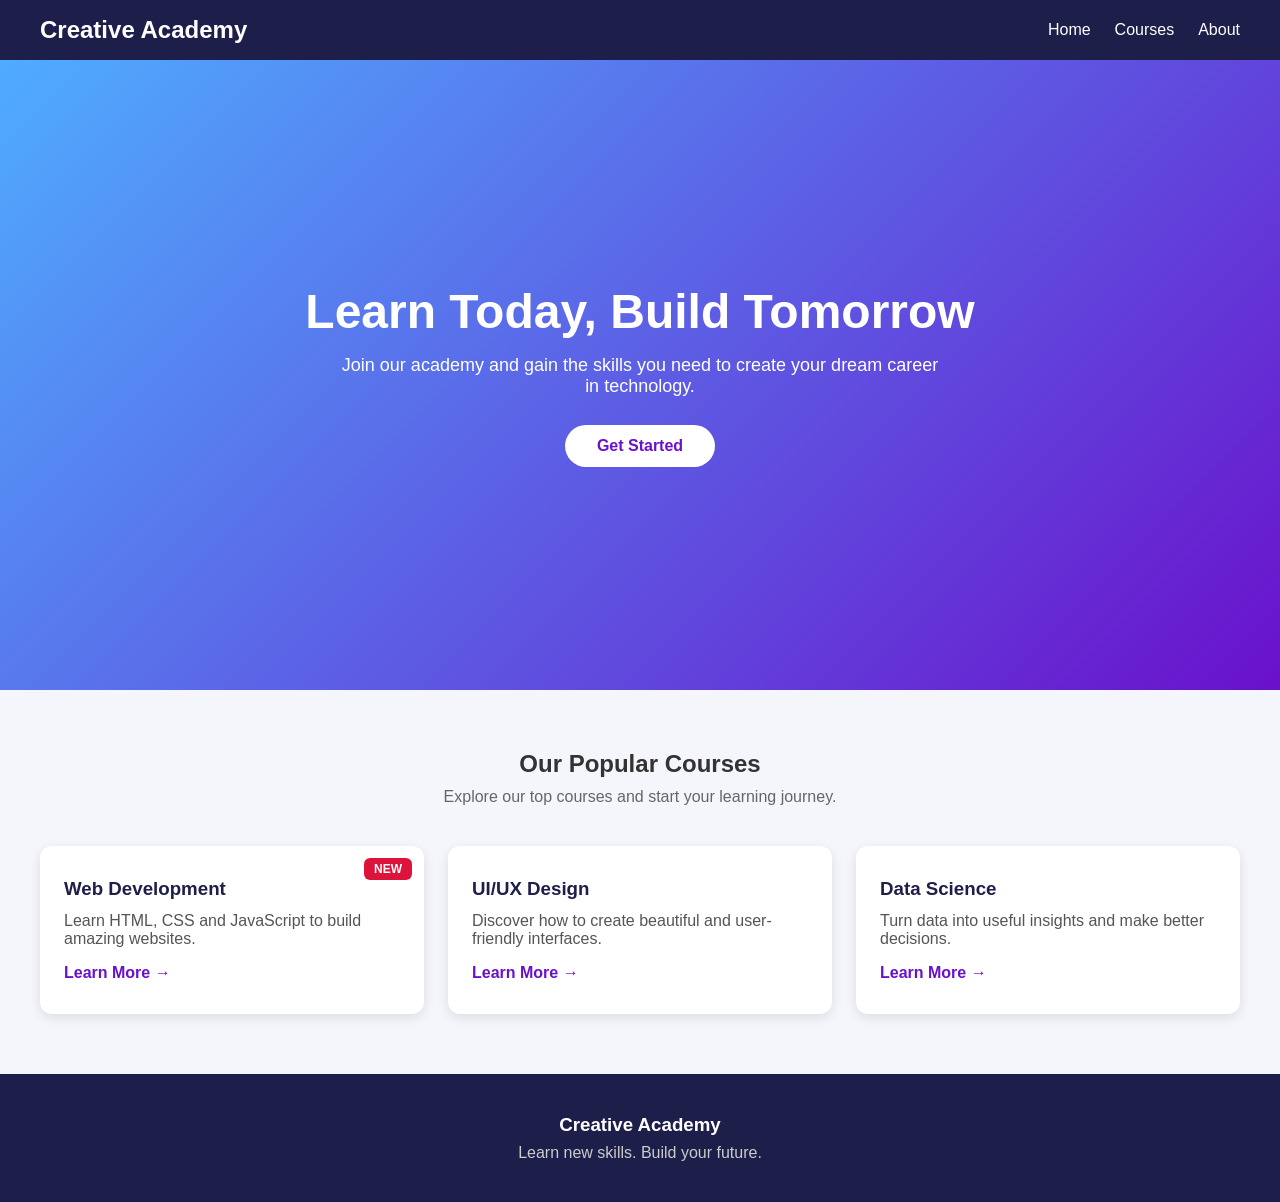
<file: index.html>
<!DOCTYPE html>
<html lang="en">
<head>
  <meta charset="UTF-8">
  <meta name="viewport" content="width=device-width, initial-scale=1.0">
  <title>Creative Academy</title>
  <link rel="stylesheet" href="style.css">
</head>
<body>

  <header>
    <nav>
      <h2 class="logo">Creative Academy</h2>
      <ul>
        <li><a href="#home">Home</a></li>
        <li><a href="#courses">Courses</a></li>
        <li><a href="#about">About</a></li>
      </ul>
    </nav>
  </header>

  <section id="home" class="hero">
    <h1>Learn Today, Build Tomorrow</h1>
    <p>Join our academy and gain the skills you need to create your dream career in technology.</p>
    <a href="#courses" class="btn">Get Started</a>
  </section>

  <section id="courses" class="courses">
    <h2>Our Popular Courses</h2>
    <p class="section-sub">Explore our top courses and start your learning journey.</p>

    <div class="cards">
      <div class="card">
        <span class="badge">NEW</span>
        <h3>Web Development</h3>
        <p>Learn HTML, CSS and JavaScript to build amazing websites.</p>
        <a href="#">Learn More →</a>
      </div>

      <div class="card">
        <h3>UI/UX Design</h3>
        <p>Discover how to create beautiful and user-friendly interfaces.</p>
        <a href="#">Learn More →</a>
      </div>

      <div class="card">
        <h3>Data Science</h3>
        <p>Turn data into useful insights and make better decisions.</p>
        <a href="#">Learn More →</a>
      </div>
    </div>
  </section>

  <footer id="about">
    <h3>Creative Academy</h3>
    <p>Learn new skills. Build your future.</p>
  </footer>

</body>
</html>
</file>
<file: style.css>
* {
  margin: 0;
  padding: 0;
  box-sizing: border-box;
}

html {
  scroll-behavior: smooth;
}

body {
  font-family: Arial, sans-serif;
  background-color: #f4f6fb;
  color: #333;
}

/* ---------- Navbar ---------- */
header {
  background-color: #1e1e4b;
}

nav {
  display: flex;
  justify-content: space-between;
  align-items: center;
  padding: 16px 40px;
}

.logo {
  color: white;
}

nav ul {
  display: flex;
  gap: 24px;
  list-style: none;
}

nav a {
  color: white;
  text-decoration: none;
  transition: color 0.3s;
}

nav a:hover {
  color: gold;
}

/* ---------- Hero ---------- */
.hero {
  min-height: 70vh;
  display: flex;
  flex-direction: column;
  justify-content: center;
  align-items: center;
  text-align: center;
  padding: 40px 20px;
  background: linear-gradient(135deg, #4facfe, #6a11cb);
  color: white;
}

.hero h1 {
  font-size: 48px;
  margin-bottom: 16px;
}

.hero p {
  max-width: 600px;
  font-size: 18px;
  margin-bottom: 28px;
}

.btn {
  background-color: white;
  color: #6a11cb;
  padding: 12px 32px;
  border-radius: 30px;
  text-decoration: none;
  font-weight: bold;
  transition: transform 0.3s;
}

.btn:hover {
  transform: scale(1.08);
}

/* ---------- Courses ---------- */
.courses {
  padding: 60px 40px;
  text-align: center;
}

.section-sub {
  margin: 10px 0 40px;
  color: #666;
}

.cards {
  display: grid;
  grid-template-columns: repeat(3, 1fr);
  gap: 24px;
}

.card {
  position: relative;
  background-color: white;
  padding: 32px 24px;
  border-radius: 12px;
  box-shadow: 0 4px 12px rgba(0, 0, 0, 0.1);
  transition: transform 0.3s;
  text-align: left;
}

.card:hover {
  transform: translateY(-8px);
}

.card h3 {
  margin-bottom: 12px;
  color: #1e1e4b;
}

.card p {
  margin-bottom: 16px;
  color: #555;
}

.card a {
  color: #6a11cb;
  text-decoration: none;
  font-weight: bold;
}

.card a:hover {
  text-decoration: underline;
}

.badge {
  position: absolute;
  top: 12px;
  right: 12px;
  background-color: crimson;
  color: white;
  padding: 4px 10px;
  border-radius: 6px;
  font-size: 12px;
  font-weight: bold;
}

/* ---------- Footer ---------- */
footer {
  background-color: #1e1e4b;
  color: white;
  text-align: center;
  padding: 40px 20px;
}

footer p {
  margin-top: 8px;
  color: #ccc;
}

/* ---------- Mobile ---------- */
@media (max-width: 768px) {
  nav {
    flex-direction: column;
    gap: 12px;
  }

  .hero h1 {
    font-size: 32px;
  }

  .courses {
    padding: 40px 20px;
  }

  .cards {
    grid-template-columns: 1fr;
  }
}
</file>
